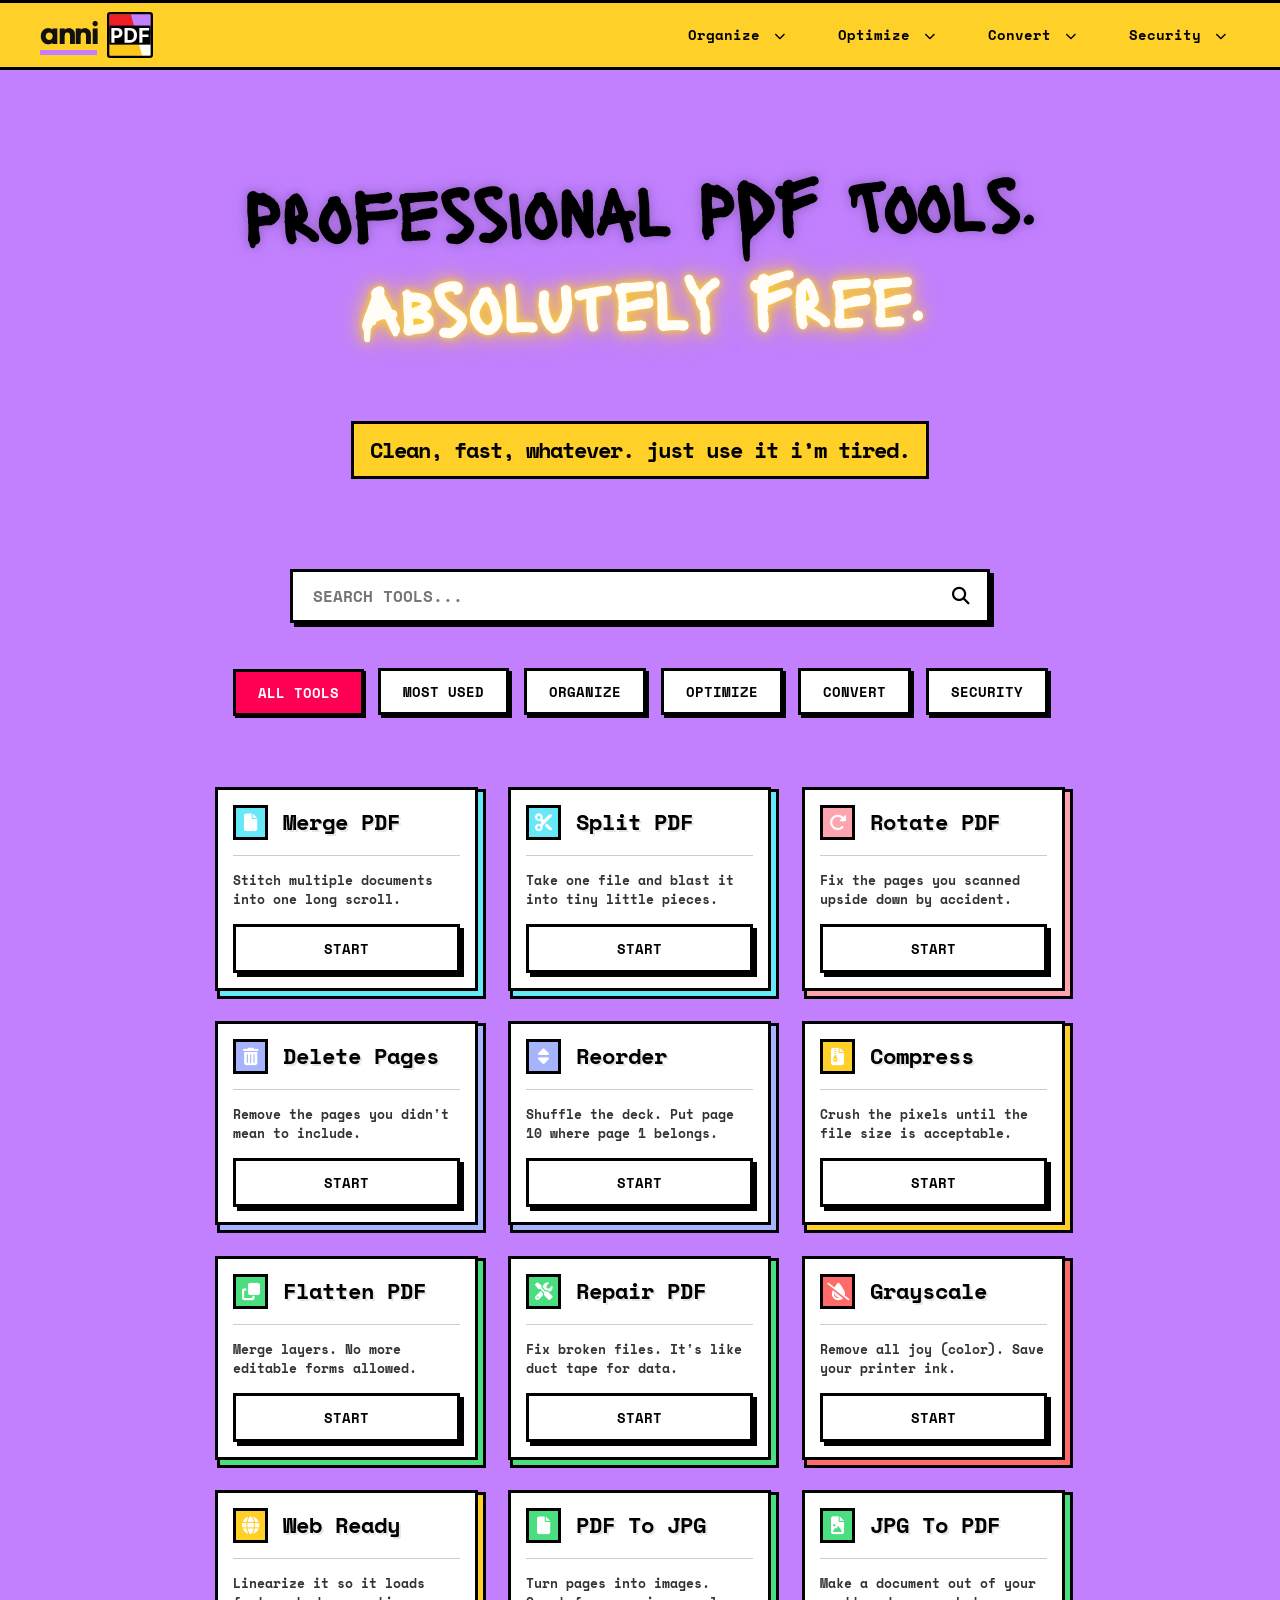
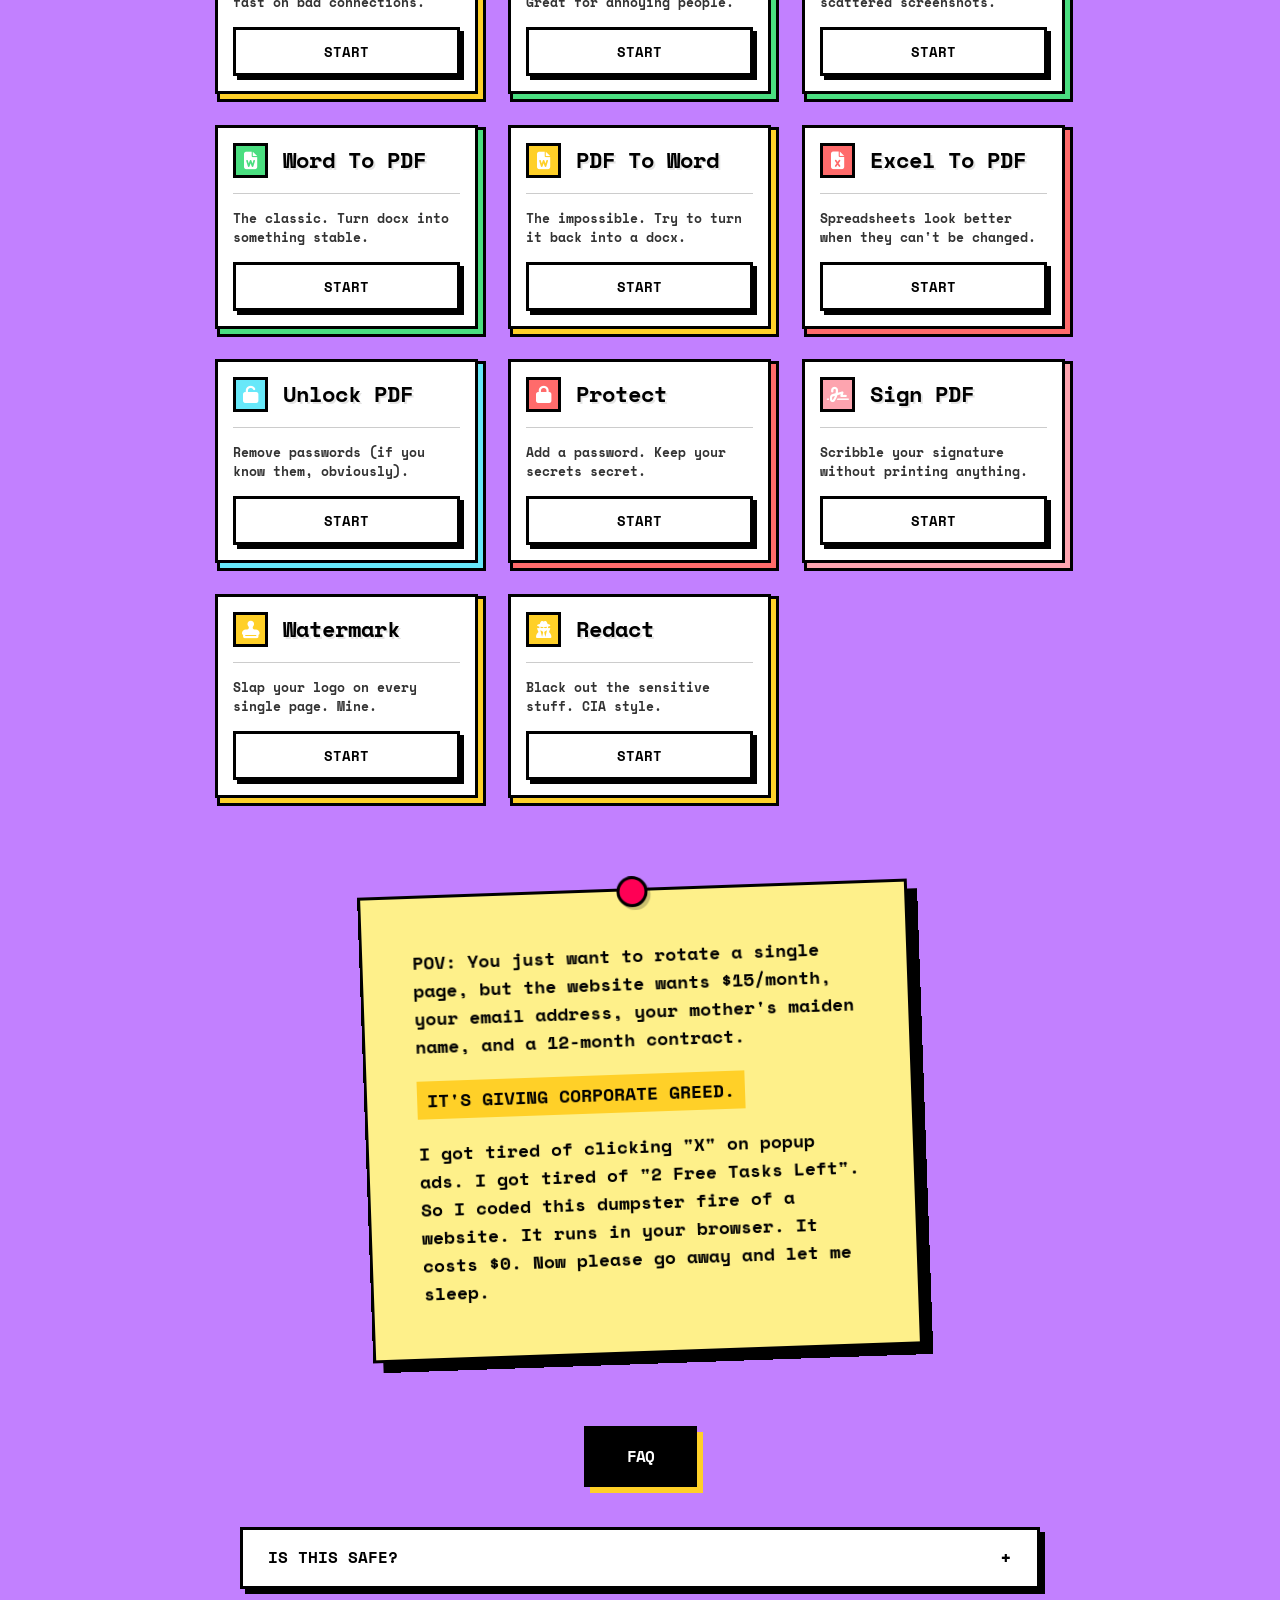
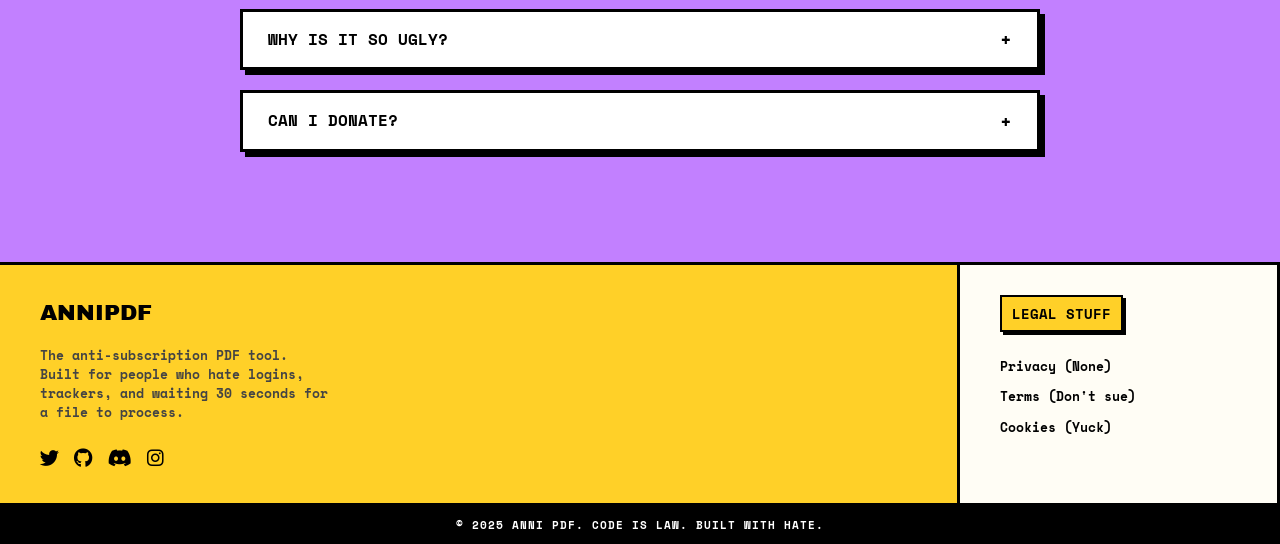
<file: index.html>
<!DOCTYPE html>
<html lang="en">

<head>
    <meta charset="UTF-8">
    <meta name="viewport" content="width=device-width, initial-scale=1.0">
    <title>Anni PDF - The Anti-Subscription PDF Tool</title>
    <link rel="icon" href="ANNIPDF.svg">

    <link rel="stylesheet" href="https://cdnjs.cloudflare.com/ajax/libs/font-awesome/6.4.0/css/all.min.css">
    <link rel="preconnect" href="https://fonts.googleapis.com">
    <link rel="preconnect" href="https://fonts.gstatic.com" crossorigin>
    <link
        href="https://fonts.googleapis.com/css2?family=Anaheim&family=Annie+Use+Your+Telescope&family=Archivo+Black&family=Lacquer&family=MuseoModerno:wght@100..900&family=Outfit:wght@400;700&family=Permanent+Marker&family=Rock+Salt&family=Space+Mono:wght@700&display=swap"
        rel="stylesheet">
    <link href="https://api.fontshare.com/v2/css?f[]=trap@800&display=swap" rel="stylesheet">

    <link rel="stylesheet" href="style.css">
    <link rel="stylesheet" href="flow.css">
</head>

<body>

    <header class="floating-header">
        <div class="header-inner">
            <a href="index.html" class="logo">
                <div class="logo-text">
                    <span class="text-anni">anni</span>
                </div>
                <img src="ANNIPDF.svg" class="logo-icon-img" alt="logo">
            </a>
            <nav>
                <div class="desktop-nav-item">
                    <a href="#" class="nav-link">Organize <i class="fa-solid fa-chevron-down"
                            style="font-size: 0.7rem; margin-left: 5px;"></i></a>
                    <div class="desktop-dropdown">
                        <a href="merge.html" class="dropdown-link">Merge</a>
                        <a href="split.html" class="dropdown-link">Split</a>
                        <a href="rotate.html" class="dropdown-link">Rotate</a>
                        <a href="reorder.html" class="dropdown-link">Reorder</a>
                        <a href="delete-pages.html" class="dropdown-link">Delete Pages</a>
                    </div>
                </div>

                <div class="desktop-nav-item">
                    <a href="#" class="nav-link">Optimize <i class="fa-solid fa-chevron-down"
                            style="font-size: 0.7rem; margin-left: 5px;"></i></a>
                    <div class="desktop-dropdown">
                        <a href="compress.html" class="dropdown-link">Compress</a>
                        <a href="flatten.html" class="dropdown-link">Flatten</a>
                        <a href="repair.html" class="dropdown-link">Repair</a>
                        <a href="grayscale.html" class="dropdown-link">Grayscale</a>
                        <a href="web-ready.html" class="dropdown-link">Web Ready</a>
                    </div>
                </div>

                <div class="desktop-nav-item">
                    <a href="#" class="nav-link">Convert <i class="fa-solid fa-chevron-down"
                            style="font-size: 0.7rem; margin-left: 5px;"></i></a>
                    <div class="desktop-dropdown">
                        <a href="pdf-to-jpg.html" class="dropdown-link">PDF to JPG</a>
                        <a href="jpg-to-pdf.html" class="dropdown-link">JPG to PDF</a>
                        <a href="word-to-pdf.html" class="dropdown-link">Word to PDF</a>
                        <a href="pdf-to-word.html" class="dropdown-link">PDF to Word</a>
                        <a href="excel-to-pdf.html" class="dropdown-link">Excel to PDF</a>
                    </div>
                </div>

                <div class="desktop-nav-item">
                    <a href="#" class="nav-link">Security <i class="fa-solid fa-chevron-down"
                            style="font-size: 0.7rem; margin-left: 5px;"></i></a>
                    <div class="desktop-dropdown">
                        <a href="unlock.html" class="dropdown-link">Unlock</a>
                        <a href="protect.html" class="dropdown-link">Protect</a>
                        <a href="sign.html" class="dropdown-link">Sign</a>
                        <a href="watermark.html" class="dropdown-link">Watermark</a>
                        <a href="redact.html" class="dropdown-link">Redact</a>
                    </div>
                </div>
            </nav>
            <button class="mobile-menu-btn" id="mobileMenuBtn">
                <i class="fa-solid fa-bars"></i>
            </button>
        </div>
    </header>

    <div class="mobile-menu" id="mobileMenu">
        <button class="menu-close-btn" id="menuCloseBtn">
            <i class="fa-solid fa-xmark"></i>
        </button>
        <div class="mobile-menu-links">
            <div class="mobile-cat-group">
                <span class="mobile-cat-title">ORGANIZE</span>
                <a href="merge.html" class="mobile-sub-link">Merge</a>
                <a href="split.html" class="mobile-sub-link">Split</a>
                <a href="rotate.html" class="mobile-sub-link">Rotate</a>
                <a href="reorder.html" class="mobile-sub-link">Reorder</a>
                <a href="delete-pages.html" class="mobile-sub-link">Delete Pages</a>
            </div>
            <div class="mobile-cat-group">
                <span class="mobile-cat-title">OPTIMIZE</span>
                <a href="compress.html" class="mobile-sub-link">Compress</a>
                <a href="flatten.html" class="mobile-sub-link">Flatten</a>
                <a href="repair.html" class="mobile-sub-link">Repair</a>
                <a href="grayscale.html" class="mobile-sub-link">Grayscale</a>
                <a href="web-ready.html" class="mobile-sub-link">Web Ready</a>
            </div>
            <div class="mobile-cat-group">
                <span class="mobile-cat-title">CONVERT</span>
                <a href="pdf-to-jpg.html" class="mobile-sub-link">PDF to JPG</a>
                <a href="jpg-to-pdf.html" class="mobile-sub-link">JPG to PDF</a>
                <a href="word-to-pdf.html" class="mobile-sub-link">Word to PDF</a>
                <a href="pdf-to-word.html" class="mobile-sub-link">PDF to Word</a>
                <a href="excel-to-pdf.html" class="mobile-sub-link">Excel to PDF</a>
            </div>
            <div class="mobile-cat-group">
                <span class="mobile-cat-title">SECURITY</span>
                <a href="unlock.html" class="mobile-sub-link">Unlock</a>
                <a href="protect.html" class="mobile-sub-link">Protect</a>
                <a href="sign.html" class="mobile-sub-link">Sign</a>
                <a href="watermark.html" class="mobile-sub-link">Watermark</a>
                <a href="redact.html" class="mobile-sub-link">Redact</a>
            </div>
        </div>
    </div>


    <div class="main-container">

        <section class="hero-section">
            <h1 class="hero-title">
                Professional PDF Tools. <span class="highlight-text">Absolutely Free.</span>
            </h1>
            <div class="hero-subtitle">
                Clean, fast, whatever. just use it i’m tired.
            </div>
        </section>

        <div class="search-container">
            <input type="text" id="searchInput" placeholder="SEARCH TOOLS..." class="search-input">
            <i class="fa-solid fa-search search-icon"></i>
        </div>

        <div class="filter-container">
            <button class="tool-filter active" data-filter="all">All Tools</button>
            <button class="tool-filter" data-filter="popular">Most Used</button>
            <button class="tool-filter" data-filter="organize">Organize</button>
            <button class="tool-filter" data-filter="optimize">Optimize</button>
            <button class="tool-filter" data-filter="convert">Convert</button>
            <button class="tool-filter" data-filter="security">Security</button>
        </div>

        <div class="tools-grid" id="toolsGrid">

            <a href="merge.html" class="tool-card" id="tool-merge" data-category="organize popular">
                <div>
                    <div class="icon-box"><i class="fa-solid fa-file tool-icon"></i></div>
                    <h3 class="tool-card-name">Merge PDF</h3>
                    <p class="tool-card-desc">Stitch multiple documents into one long scroll.</p>
                </div>
                <span class="action-btn">Start</span>
            </a>

            <a href="split.html" class="tool-card" id="tool-split" data-category="organize">
                <div>
                    <div class="icon-box"><i class="fa-solid fa-scissors tool-icon"></i></div>
                    <h3 class="tool-card-name">Split PDF</h3>
                    <p class="tool-card-desc">Take one file and blast it into tiny little pieces.</p>
                </div>
                <span class="action-btn">Start</span>
            </a>

            <a href="rotate.html" class="tool-card" id="tool-rotate" data-category="organize">
                <div>
                    <div class="icon-box"><i class="fa-solid fa-rotate-right tool-icon"></i></div>
                    <h3 class="tool-card-name">Rotate PDF</h3>
                    <p class="tool-card-desc">Fix the pages you scanned upside down by accident.</p>
                </div>
                <span class="action-btn">Start</span>
            </a>

            <a href="delete-pages.html" class="tool-card" id="tool-delete" data-category="organize">
                <div>
                    <div class="icon-box"><i class="fa-solid fa-trash-can tool-icon"></i></div>
                    <h3 class="tool-card-name">Delete Pages</h3>
                    <p class="tool-card-desc">Remove the pages you didn't mean to include.</p>
                </div>
                <span class="action-btn">Start</span>
            </a>

            <a href="reorder.html" class="tool-card" id="tool-reorder" data-category="organize">
                <div>
                    <div class="icon-box"><i class="fa-solid fa-sort tool-icon"></i></div>
                    <h3 class="tool-card-name">Reorder</h3>
                    <p class="tool-card-desc">Shuffle the deck. Put page 10 where page 1 belongs.</p>
                </div>
                <span class="action-btn">Start</span>
            </a>

            <a href="compress.html" class="tool-card" id="tool-compress" data-category="optimize popular">
                <div>
                    <div class="icon-box"><i class="fa-solid fa-file-zipper tool-icon"></i></div>
                    <h3 class="tool-card-name">Compress</h3>
                    <p class="tool-card-desc">Crush the pixels until the file size is acceptable.</p>
                </div>
                <span class="action-btn">Start</span>
            </a>

            <a href="flatten.html" class="tool-card" id="tool-flatten" data-category="optimize">
                <div>
                    <div class="icon-box"><i class="fa-solid fa-clone tool-icon"></i></div>
                    <h3 class="tool-card-name">Flatten PDF</h3>
                    <p class="tool-card-desc">Merge layers. No more editable forms allowed.</p>
                </div>
                <span class="action-btn">Start</span>
            </a>

            <a href="repair.html" class="tool-card" id="tool-repair" data-category="optimize">
                <div>
                    <div class="icon-box"><i class="fa-solid fa-screwdriver-wrench tool-icon"></i></div>
                    <h3 class="tool-card-name">Repair PDF</h3>
                    <p class="tool-card-desc">Fix broken files. It's like duct tape for data.</p>
                </div>
                <span class="action-btn">Start</span>
            </a>

            <a href="grayscale.html" class="tool-card" id="tool-grayscale" data-category="optimize">
                <div>
                    <div class="icon-box"><i class="fa-solid fa-droplet-slash tool-icon"></i></div>
                    <h3 class="tool-card-name">Grayscale</h3>
                    <p class="tool-card-desc">Remove all joy (color). Save your printer ink.</p>
                </div>
                <span class="action-btn">Start</span>
            </a>

            <a href="web-ready.html" class="tool-card" id="tool-webready" data-category="optimize">
                <div>
                    <div class="icon-box"><i class="fa-solid fa-globe tool-icon"></i></div>
                    <h3 class="tool-card-name">Web Ready</h3>
                    <p class="tool-card-desc">Linearize it so it loads fast on bad connections.</p>
                </div>
                <span class="action-btn">Start</span>
            </a>

            <a href="pdf-to-jpg.html" class="tool-card" id="tool-pdf-to-jpg" data-category="convert">
                <div>
                    <div class="icon-box"><i class="fa-solid fa-file tool-icon"></i></div>
                    <h3 class="tool-card-name">PDF to JPG</h3>
                    <p class="tool-card-desc">Turn pages into images. Great for annoying people.</p>
                </div>
                <span class="action-btn">Start</span>
            </a>

            <a href="jpg-to-pdf.html" class="tool-card" id="tool-jpg-to-pdf" data-category="convert popular">
                <div>
                    <div class="icon-box"><i class="fa-solid fa-file-image tool-icon"></i></div>
                    <h3 class="tool-card-name">JPG to PDF</h3>
                    <p class="tool-card-desc">Make a document out of your scattered screenshots.</p>
                </div>
                <span class="action-btn">Start</span>
            </a>

            <a href="word-to-pdf.html" class="tool-card" id="tool-word-to-pdf" data-category="convert">
                <div>
                    <div class="icon-box"><i class="fa-solid fa-file-word tool-icon"></i></div>
                    <h3 class="tool-card-name">Word to PDF</h3>
                    <p class="tool-card-desc">The classic. Turn docx into something stable.</p>
                </div>
                <span class="action-btn">Start</span>
            </a>

            <a href="pdf-to-word.html" class="tool-card" id="tool-pdf-to-word" data-category="convert popular">
                <div>
                    <div class="icon-box"><i class="fa-solid fa-file-word tool-icon"></i></div>
                    <h3 class="tool-card-name">PDF to Word</h3>
                    <p class="tool-card-desc">The impossible. Try to turn it back into a docx.</p>
                </div>
                <span class="action-btn">Start</span>
            </a>

            <a href="excel-to-pdf.html" class="tool-card" id="tool-excel-to-pdf" data-category="convert">
                <div>
                    <div class="icon-box"><i class="fa-solid fa-file-excel tool-icon"></i></div>
                    <h3 class="tool-card-name">Excel to PDF</h3>
                    <p class="tool-card-desc">Spreadsheets look better when they can't be changed.</p>
                </div>
                <span class="action-btn">Start</span>
            </a>

            <a href="unlock.html" class="tool-card" id="tool-unlock" data-category="security">
                <div>
                    <div class="icon-box"><i class="fa-solid fa-unlock tool-icon"></i></div>
                    <h3 class="tool-card-name">Unlock PDF</h3>
                    <p class="tool-card-desc">Remove passwords (if you know them, obviously).</p>
                </div>
                <span class="action-btn">Start</span>
            </a>

            <a href="protect.html" class="tool-card" id="tool-protect" data-category="security">
                <div>
                    <div class="icon-box"><i class="fa-solid fa-lock tool-icon"></i></div>
                    <h3 class="tool-card-name">Protect</h3>
                    <p class="tool-card-desc">Add a password. Keep your secrets secret.</p>
                </div>
                <span class="action-btn">Start</span>
            </a>

            <a href="sign.html" class="tool-card" id="tool-sign" data-category="security popular">
                <div>
                    <div class="icon-box"><i class="fa-solid fa-signature tool-icon"></i></div>
                    <h3 class="tool-card-name">Sign PDF</h3>
                    <p class="tool-card-desc">Scribble your signature without printing anything.</p>
                </div>
                <span class="action-btn">Start</span>
            </a>

            <a href="watermark.html" class="tool-card" id="tool-watermark" data-category="security">
                <div>
                    <div class="icon-box"><i class="fa-solid fa-stamp tool-icon"></i></div>
                    <h3 class="tool-card-name">Watermark</h3>
                    <p class="tool-card-desc">Slap your logo on every single page. Mine.</p>
                </div>
                <span class="action-btn">Start</span>
            </a>

            <a href="redact.html" class="tool-card" id="tool-redact" data-category="security">
                <div>
                    <div class="icon-box"><i class="fa-solid fa-user-secret tool-icon"></i></div>
                    <h3 class="tool-card-name">Redact</h3>
                    <p class="tool-card-desc">Black out the sensitive stuff. CIA style.</p>
                </div>
                <span class="action-btn">Start</span>
            </a>

        </div>

        <section class="spite-section">
            <div class="spite-content">
                <p style="margin-bottom: 20px;">
                    POV: You just want to rotate a single page, but the website wants $15/month, your email address,
                    your mother's maiden name, and a 12-month contract.
                </p>
                <p style="margin-bottom: 20px; background: #FFD028; display: inline-block; padding: 5px 10px;">
                    IT'S GIVING CORPORATE GREED.
                </p>
                <p style="margin-bottom: 0;">
                    I got tired of clicking "X" on popup ads. I got tired of "2 Free Tasks Left". So I coded this
                    dumpster fire of a website. It runs in your browser. It costs $0. Now please go away and let me
                    sleep.
                </p>
            </div>
        </section>

        <section class="faq-section">
            <h2 class="faq-title">FAQ</h2>

            <div class="faq-item">
                <details>
                    <summary>
                        <span>IS THIS SAFE?</span>
                        <span style="font-size: 1.2rem;">+</span>
                    </summary>
                    <div style="background: #67E8F9;"> Yes. Files are processed in your browser. We don't see them. We
                        don't want to see them.
                    </div>
                </details>
            </div>

            <div class="faq-item">
                <details>
                    <summary>
                        <span>WHY IS IT SO UGLY?</span>
                        <span style="font-size: 1.2rem;">+</span>
                    </summary>
                    <div style="background: #FFD028;"> It's not ugly, it's brutalism. It loads fast. It works. Deal with
                        it.
                    </div>
                </details>
            </div>

            <div class="faq-item">
                <details>
                    <summary>
                        <span>CAN I DONATE?</span>
                        <span style="font-size: 1.2rem;">+</span>
                    </summary>
                    <div style="background: #FF6B6B;"> No. Keep your money. Buy a coffee.
                    </div>
                </details>
            </div>
        </section>

    </div>

    <footer class="footer-wrapper">
        <div class="footer-grid">
            <div class="footer-col footer-annipdf">
                <a href="index.html" class="footer-brand">annipdf</a>
                <p class="footer-tagline">
                    The anti-subscription PDF tool.<br>
                    Built for people who hate logins, trackers, and waiting 30 seconds for a file to process.
                </p>
                <div class="social-icons">
                    <a href="#" class="social-icon"><i class="fa-brands fa-twitter"></i></a>
                    <a href="#" class="social-icon"><i class="fa-brands fa-github"></i></a>
                    <a href="#" class="social-icon"><i class="fa-brands fa-discord"></i></a>
                    <a href="#" class="social-icon"><i class="fa-brands fa-instagram"></i></a>
                </div>
            </div>

            <div class="footer-col footer-legal">
                <div class="footer-heading">Legal Stuff</div>
                <a href="#" class="footer-link">Privacy (None)</a>
                <a href="#" class="footer-link">Terms (Don't sue)</a>
                <a href="#" class="footer-link">Cookies (Yuck)</a>
            </div>
        </div>
        <div class="footer-cc">
            &copy; 2025 ANNI PDF. CODE IS LAW. BUILT WITH HATE.
        </div>
    </footer>
    <script src="common.js"></script>
    <script>
        document.addEventListener('DOMContentLoaded', () => {
            const filters = document.querySelectorAll('.tool-filter');
            const tools = document.querySelectorAll('.tool-card');
            const searchInput = document.getElementById('searchInput');

            // Filter Click Handler
            filters.forEach(filter => {
                filter.addEventListener('click', () => {
                    // Remove active class from all
                    filters.forEach(f => f.classList.remove('active'));
                    // Add active class to clicked
                    filter.classList.add('active');

                    const filterValue = filter.getAttribute('data-filter');

                    // Clear search search input when filtering
                    if (searchInput) searchInput.value = '';

                    tools.forEach(tool => {
                        if (filterValue === 'all') {
                            tool.style.display = 'flex';
                        } else {
                            const categories = tool.getAttribute('data-category');
                            if (categories && categories.includes(filterValue)) {
                                tool.style.display = 'flex';
                            } else {
                                tool.style.display = 'none';
                            }
                        }
                    });
                });
            });

            // Random Colors for Tool Cards
            const colors = ['#FF6B6B', '#4ade80', '#FFD028', '#67E8F9', '#A5B4FC', '#FDA4AF'];
            tools.forEach(tool => {
                const randomColor = colors[Math.floor(Math.random() * colors.length)];
                tool.style.setProperty('--random-color', randomColor);
            });

            // Search Functionality
            if (searchInput) {
                searchInput.addEventListener('input', (e) => {
                    const searchTerm = e.target.value.toLowerCase();

                    // If searching, remove active class from filters to avoid confusion
                    if (searchTerm.length > 0) {
                        filters.forEach(f => f.classList.remove('active'));
                    }

                    tools.forEach(tool => {
                        const title = tool.querySelector('.tool-card-name').innerText.toLowerCase();
                        const desc = tool.querySelector('.tool-card-desc').innerText.toLowerCase();

                        if (title.includes(searchTerm) || desc.includes(searchTerm)) {
                            tool.style.display = 'flex';
                        } else {
                            tool.style.display = 'none';
                        }
                    });
                });
            }
        });
    </script>
</body>

</html>
</file>
<file: style.css>
﻿/* Variables */
/* UI cleanup test */

:root {
    --bg-color: #C280FF;
    --header-bg: #FFD028;
    --card-bg: #FFFFFF;
    --text-color: #000000;
    --border-thick: 3px;
    --shadow-hard: 4px;
    --header-text-color: #000000;
    --tool-accent-1: #FF0055;
    --tool-accent-2: #4F46E5;
    --tool-accent-3: #A3E635;
}

/* Reset */
* {
    box-sizing: border-box;
    margin: 0;
    padding: 0;
    outline: none;
}

html {
    scroll-behavior: smooth;
}

body {
    font-family: 'Space Mono', monospace;
    background-color: var(--bg-color);
    color: var(--text-color);
    line-height: 1.6;
    padding-top: 70px;
    overflow-x: hidden;
    display: flex;
    flex-direction: column;
    min-height: 100vh;
    width: 100%;
}

img,
video,
canvas,
svg {
    max-width: 100%;
    height: auto;
    display: block;
}

p,
h1,
h2,
h3,
h4,
h5,
h6,
span,
a {
    overflow-wrap: break-word;
    word-wrap: break-word;
    -ms-word-break: break-all;
    word-break: break-word;
    /* Non-standard for compatibility */
    -ms-hyphens: auto;
    -moz-hyphens: auto;
    -webkit-hyphens: auto;
    hyphens: auto;
}

h1,
h2,
h3,
h4 {
    font-family: 'Archivo Black', sans-serif;
    text-transform: uppercase;
    font-weight: 900;
    letter-spacing: -0.5px;
    text-shadow: 2px 2px 0px rgba(0, 0, 0, 0.1);
}

/* Active Nav - Desktop */
.dropdown-link.active-nav {
    color: #FFD028 !important;
    font-weight: 900 !important;
    text-decoration: none !important;
    display: inline-block !important;
}

/* Active Nav - Mobile */
.mobile-sub-link.active-nav {
    color: #FFD028 !important;
    font-weight: 900 !important;
    text-decoration: none !important;
    display: inline-block !important;
}




/* Animations */
@keyframes popIn {
    0% {
        opacity: 0;
        transform: translateY(40px) scale(0.9);
    }

    100% {
        opacity: 1;
        transform: translateY(0) scale(1);
    }
}

@keyframes fileInfoSlideIn {
    from {
        opacity: 0;
        transform: translateX(-20px);
    }

    to {
        opacity: 1;
        transform: translateX(0);
    }
}

/* Header */
.floating-header {
    position: fixed;
    top: 0;
    left: 0;
    width: 100%;
    height: 70px;
    background-color: var(--header-bg);
    border-bottom: 3px solid #000;
    border-top: 3px solid #000;
    z-index: 1000;
    display: flex;
    align-items: center;
    justify-content: center;
    padding: 0 40px;
}

.header-inner {
    width: 100%;
    max-width: 1400px;
    display: flex;
    justify-content: space-between;
    align-items: center;
}

.logo {
    display: flex;
    align-items: center;
    gap: 0;
    text-decoration: none;
    transition: transform 0.2s;
    background: transparent;
    padding: 0;
    border: none;
    box-shadow: none;
}

.logo-text {
    font-family: 'Outfit', sans-serif;
    font-weight: 700;
    font-size: 2rem;
    display: flex;
    align-items: baseline;
    line-height: 1;
    letter-spacing: -1.5px;
}

.logo-icon-img {
    width: 46px;
    height: 46px;
    margin-left: 10px;
    display: block;
    transition: transform 0.2s cubic-bezier(0.175, 0.885, 0.32, 1.275);
}

.logo:hover .logo-text {
    transform: scale(1.05);
}

.logo:hover .logo-icon-img {
    transform: rotate(10deg) scale(1.1);
}

.text-anni {
    color: #111;
    border-bottom: 5px solid #C280FF;
    padding-bottom: 2px;
    margin-right: 0px;
}



.nav-link {
    font-weight: bold;
    text-decoration: none;
    color: #000;
    padding: 6px 14px;
    margin-left: 15px;
    font-size: 0.9rem;
    position: relative;
}

.nav-link:hover {
    background: #4F46E5;
    color: #fff;
}

.desktop-nav-item {
    position: relative;
    display: inline-block;
}

.desktop-dropdown {
    display: none;
    position: absolute;
    top: 100%;
    left: 50%;
    transform: translateX(-50%);
    background: #fff;
    border: 3px solid #000;
    box-shadow: 6px 6px 0px #000;
    padding: 15px;
    width: 220px;
    z-index: 1001;
    flex-direction: column;
    gap: 10px;
    animation: popIn 0.2s ease;
    margin-top: 15px;
}

.desktop-dropdown::before {
    content: '';
    position: absolute;
    top: -10px;
    left: 50%;
    transform: translateX(-50%);
    border-left: 10px solid transparent;
    border-right: 10px solid transparent;
    border-bottom: 10px solid #000;
}

.desktop-dropdown::after {
    content: '';
    position: absolute;
    top: -20px;
    left: 0;
    width: 100%;
    height: 20px;
}

.desktop-nav-item:hover .desktop-dropdown {
    display: flex;
}

.dropdown-link {
    font-family: 'Space Mono', monospace;
    font-weight: bold;
    font-size: 0.85rem;
    text-decoration: none;
    color: #000;
    transition: 0.1s;
    display: block;
    width: 100%;
}

.dropdown-link:hover {
    color: var(--tool-accent-2);
    padding-left: 5px;
    border-left: 3px solid var(--tool-accent-2);
}

.mobile-menu-btn {
    display: none;
    background: #fff;
    border: 3px solid #000;
    padding: 8px 12px;
    font-size: 1.5rem;
    color: #000;
    cursor: pointer;
    box-shadow: 4px 4px 0px #000;
    transition: 0.1s;
}

.mobile-menu-btn:active {
    transform: translate(2px, 2px);
    box-shadow: 2px 2px 0px #000;
}

/* Mobile Menu */
.mobile-menu {
    position: fixed;
    top: 70px;
    right: 0;
    left: auto;
    width: 300px;
    max-width: 85vw;
    height: calc(100% - 70px);
    background-color: #FFFDF5;
    z-index: 990;
    display: flex;
    flex-direction: column;
    padding: 25px;
    transform: translateX(100%);
    transition: transform 0.3s cubic-bezier(0.16, 1, 0.3, 1);
    border-left: var(--border-thick) solid #000;
    border-bottom: none;
}

.mobile-menu.active {
    transform: translateX(0);
}

.menu-close-btn {
    display: none !important;
}


.mobile-menu-links {
    display: flex;
    flex-direction: column;
    gap: 20px;
    width: 100%;
    overflow-y: auto;
    padding-bottom: 40px;
}

.mobile-cat-group {
    display: flex;
    flex-direction: column;
    gap: 3px;
    width: 100%;
}

.mobile-cat-title {
    font-family: 'Archivo Black', sans-serif;
    font-size: 0.95rem;
    text-transform: uppercase;
    color: #ffffff;

    padding: 6px 14px;
    margin: 0 0 14px 10px;

    background: #FF0055;
    border: 2px solid #000;

    width: fit-content;
}

.mobile-sub-link {
    font-family: 'Space Mono', monospace;
    text-decoration: none;
    color: #000;
    font-size: 0.95rem;
    font-weight: bold;
    padding: 4px 12px;
    display: flex;
    align-items: center;
    border: none;
    /* Remove line */
    transition: 0.1s;
    width: 100%;
}

.mobile-sub-link::before {
    content: '•';
    margin-right: 10px;
    font-size: 1.5rem;
    line-height: 0;
    color: #000;
}

.mobile-sub-link:hover {
    background: #000;
    color: #fff;
    padding-left: 15px;
}

.mobile-sub-link:hover::before {
    color: #fff;
}

/* Main Container */
.main-container {
    width: 100%;
    max-width: 1400px;
    margin: 0 auto;
    padding: 20px;
    flex: 1;
}

/* Hero */
.hero-section {
    text-align: center;
    margin-bottom: clamp(60px, 10vh, 100px);
    margin-top: clamp(40px, 5vh, 60px);
}

.hero-title {
    font-family: 'Lacquer', system-ui;
    font-size: clamp(3rem, 6vw, 4.5rem);
    line-height: 1.3;
    margin: clamp(40px, 8vh, 80px) auto clamp(40px, 8vh, 80px) auto;
    width: fit-content;
    max-width: 900px;
    display: block;
    color: #000;
    text-shadow: 0 0 10px rgba(0, 0, 0, 0.2), 0 0 20px rgba(0, 0, 0, 0.1);
    transform: rotate(-1deg);
    text-transform: none;
}

.highlight-text {
    background: transparent;
    color: #FFFDF5;
    /* Cream from footer */
    text-shadow: 0 0 5px #FFD028, 0 0 15px #FFD028, 0 0 30px rgba(255, 208, 40, 0.6);
    padding: 0;
    display: inline;
}

.hero-subtitle {
    font-size: clamp(1.1rem, 2.5vw, 1.4rem);
    max-width: 900px;
    margin: 0 auto clamp(40px, 5vh, 60px) auto;
    font-weight: 900;
    color: #000;
    background-color: #FFD028;
    border: 3px solid #000;
    width: fit-content;
    padding: 8px 16px;
    transform: none;
    font-family: 'Space Mono', monospace;
    letter-spacing: -1px;

}

/* Search */
.search-container {
    max-width: 700px;
    margin: 0 auto clamp(40px, 5vh, 60px) auto;
    position: relative;
}

.search-input {
    width: 100%;
    padding: 12px 20px;
    border: var(--border-thick) solid #000;
    font-family: inherit;
    font-weight: bold;
    font-size: 1rem;
    box-shadow: 4px 4px 0px #000;
    transition: all 0.2s;
    text-transform: uppercase;
    background: #fff;
}

.search-input:focus {
    box-shadow: 6px 6px 0px #000;
    transform: translate(-2px, -2px);
}

.search-icon {
    position: absolute;
    right: 20px;
    top: 50%;
    transform: translateY(-50%);
    font-size: 1.1rem;
    pointer-events: none;
}

/* Filters */
.filter-container {
    display: flex;
    flex-wrap: wrap;
    gap: 15px;
    margin-bottom: clamp(40px, 8vh, 80px);
    justify-content: center;
}

.tool-filter {
    background: #fff;
    border: var(--border-thick) solid #000;
    padding: 10px 22px;
    font-family: inherit;
    font-weight: bold;
    font-size: 0.9rem;
    cursor: pointer;
    text-transform: uppercase;
    transition: all 0.15s cubic-bezier(0.175, 0.885, 0.32, 1.275);
    box-shadow: 3px 3px 0px #000;
    --filter-color: #FF0055;
}

.tool-filter:hover {
    transform: translateY(-2px);
    box-shadow: 5px 5px 0px #000;
}

.tool-filter.active {
    background: var(--filter-color);
    box-shadow: 2px 2px 0px #000;
    transform: translate(1px, 1px);
    color: #ffffff;
}

/* Grid */
.tools-grid {
    display: grid;
    grid-template-columns: repeat(3, 1fr);
    gap: 30px;
    margin-bottom: clamp(80px, 10vh, 120px);
    max-width: 850px;
    margin-left: auto;
    margin-right: auto;
}

.tool-card {
    background: var(--card-bg);
    border: var(--border-thick) solid #000;
    padding: 15px;
    display: flex;
    flex-direction: column;
    justify-content: space-between;
    transition: transform 0.2s cubic-bezier(0.175, 0.885, 0.32, 1.275);
    --random-color: #C280FF;
    box-shadow: 5px 5px 0px var(--random-color), 5px 5px 0px 3px #000;
    opacity: 0;
    animation: popIn 0.6s cubic-bezier(0.175, 0.885, 0.32, 1.275) forwards;
    text-decoration: none;
    color: inherit;
    cursor: pointer;
}

.tool-card>div:first-child {
    display: grid;
    grid-template-columns: auto 1fr;
    column-gap: 15px;
    align-items: center;
}

.tool-card-name {
    font-family: 'Space Mono', monospace;
    font-weight: 900;
    font-size: clamp(1.1rem, 2.5vw, 1.4rem);
    margin-bottom: 0;
    letter-spacing: 0px;
    text-transform: capitalize;
    line-height: 1.2;
}

.tool-card-desc {
    grid-column: 1 / -1;
    margin-top: clamp(10px, 2vw, 15px);
    padding-top: clamp(10px, 2vw, 15px);
    border-top: 1px solid #ccc;
    font-size: clamp(0.7rem, 1.5vw, 0.8rem);
    line-height: 1.5;
    margin-bottom: 15px;
    color: #333;
    font-family: 'Space Mono', monospace;
    font-weight: 700;
}

.tool-card.hidden {
    display: none;
}

.tool-card:hover {
    background-color: #fff;
    transform: translateY(-4px);
    box-shadow: 6px 6px 0px var(--random-color), 6px 6px 0px 3px #000;
}

.icon-box {
    width: clamp(30px, 5vw, 35px);
    height: clamp(30px, 5vw, 35px);
    border: 3px solid #000;
    background: var(--random-color);
    display: flex;
    align-items: center;
    justify-content: center;
    transition: box-shadow 0.2s ease;
}

.tool-card:hover .icon-box {
    box-shadow: 2px 2px 0px #000;
}

.tool-icon {
    font-size: clamp(0.9rem, 2vw, 1.1rem);
    color: #fff;
}

.action-btn {
    padding: clamp(8px, 1.5vw, 10px) clamp(15px, 3vw, 20px);
    font-size: clamp(0.75rem, 1.5vw, 0.9rem);
    min-width: clamp(80px, 15vw, 100px);
    background: #fff;
    color: #000;
    border: 3px solid #000;
    font-family: inherit;
    font-weight: bold;
    cursor: pointer;
    text-transform: uppercase;
    box-shadow: 4px 4px 0px #000;
    transition: all 0.1s ease;
    text-align: center;
    position: relative;
    top: 0;
    left: 0;
}

.action-btn:active {
    top: 2px;
    left: 2px;
    box-shadow: 2px 2px 0px #000;
}

.action-btn.primary {
    background: var(--header-bg);
}

.tool-card:hover .action-btn {
    background: #fff;
}


.tool-card:hover .tool-card-desc {
    border-top-color: #000;
}

/* Spite Section */
.spite-section {
    margin-bottom: clamp(60px, 8vh, 100px);
    max-width: 900px;
    margin-left: auto;
    margin-right: auto;
    padding: 0 20px;
}



.spite-content {
    background: #FEF08A;
    border: 3px solid #000;
    padding: clamp(30px, 5vw, 50px);
    font-size: clamp(0.95rem, 1.5vw, 1.1rem);
    font-weight: bold;
    box-shadow: 8px 8px 0px rgba(0, 0, 0, 0.2);
    /* Soft shadow for note feel, or #000 for brutalist? Let's try mixed: */
    box-shadow: 10px 10px 0px #000;
    font-family: 'Space Mono', monospace;
    max-width: 550px;
    margin: 0 auto;
    transform: rotate(-2deg);
    position: relative;
    z-index: 1;
}

.spite-content::after {
    content: '';
    position: absolute;
    top: -15px;
    left: 50%;
    transform: translateX(-50%);
    width: 25px;
    height: 25px;
    background: #FF0055;
    border: 3px solid #000;
    border-radius: 50%;
    box-shadow: 3px 3px 0px rgba(0, 0, 0, 0.2);
    z-index: 10;
}

/* FAQ */
.faq-section {
    margin-bottom: clamp(60px, 10vh, 100px);
    max-width: 800px;
    margin-left: auto;
    margin-right: auto;
}

.faq-title {
    text-align: center;
    margin: 0 auto 40px auto;
    font-size: 1rem;
    line-height: 1.6;
    background: #000;
    color: #fff;
    padding: 15px 40px;
    border: 3px solid #000;
    box-shadow: 6px 6px 0px #FFD028;
    width: fit-content;
    display: block;
    max-width: 90%;
    transform: none;
    font-family: 'Space Mono', monospace;
    font-weight: 900;
    text-transform: uppercase;
    letter-spacing: -1px;

}

.faq-item {
    margin-bottom: 20px;
}

details {
    background: #fff;
    border: 3px solid #000;
    box-shadow: 5px 5px 0px #000;
    cursor: pointer;
    transition: all 0.2s cubic-bezier(0.175, 0.885, 0.32, 1.275);
}

details:hover {
    transform: translate(-2px, -2px);
    box-shadow: 7px 7px 0px #000;
}

details[open] summary {
    border-bottom: 3px solid #000;
}

summary {
    padding: 15px 25px;
    font-weight: bold;
    font-size: 1rem;
    list-style: none;
    display: flex;
    justify-content: space-between;
    align-items: center;
    gap: 15px;
}

summary span:last-child {
    transition: transform 0.3s ease;
    font-size: 1.5rem;
    line-height: 1;
}

details[open] summary span:last-child {
    transform: rotate(45deg);
}

details>div {
    padding: 20px 25px;
    background: #fff;
    line-height: 1.6;
    font-size: 0.95rem;
    font-weight: 700;
}

/* --- HOW TO USE SECTION (Modern Hierarchy) --- */
.how-to {
    max-width: 1000px;
    margin: 80px auto;
    display: grid;
    grid-template-columns: repeat(3, 1fr);
    column-gap: 30px;
    row-gap: 50px;
    padding: 0 40px;
}

.how-to-title {
    grid-column: 1 / -1;
    font-family: 'Archivo Black', sans-serif;
    font-size: 1.5rem;
    text-align: center;
    justify-self: center;
    width: fit-content;
    background: #FEF08A;
    color: #000000;
    padding: 10px 25px;
    border: 4px solid #000;
    box-shadow: 6px 6px 0px #000;
    text-transform: uppercase;
    letter-spacing: 1px;
    transform: rotate(-1deg);
    margin-bottom: 0px;
}

.step-card {
    background: #FFFDF5;
    border: 4px solid #000;
    padding: 35px 25px;
    box-shadow: 8px 8px 0px rgba(0, 0, 0, 0.1);
    display: flex;
    flex-direction: column;
    align-items: center;
    /* Symmetrical Master Principle */
    text-align: center;
    transition: all 0.25s cubic-bezier(0.175, 0.885, 0.32, 1.275);
}

.step-card:hover {
    transform: translateY(-8px);
    box-shadow: 12px 12px 0px #FFD028, 12px 12px 0px 4px #000;
}

.step-header {
    display: flex;
    flex-direction: column;
    align-items: center;
    gap: 15px;
    margin-bottom: 20px;
}

.step-num {
    width: 55px;
    height: 55px;
    border: 4px solid #000;
    display: flex;
    align-items: center;
    justify-content: center;
    font-size: 1.8rem;
    font-family: 'Archivo Black', sans-serif;
    color: #000;
}

.step-card:nth-of-type(1) .step-num {
    background: #67E8F9;
}

.step-card:nth-of-type(2) .step-num {
    background: #FFD028;
}

.step-card:nth-of-type(3) .step-num {
    background: #A5B4FC;
}

.step-header h3 {
    font-family: 'Space Mono', monospace;
    font-weight: 900;
    font-size: 1.3rem;
    color: #000;
    text-transform: uppercase;
    margin: 0;
}

.step-sep {
    height: 4px;
    width: 40px;
    background: #000;
    margin-bottom: 15px;
}

.step-text {
    font-family: 'Space Mono', monospace;
    font-size: 0.9rem;
    color: #333;
    line-height: 1.6;
    margin: 0;
    font-weight: 700;
}



@media (max-width: 431px) {
    .how-to {
        grid-template-columns: 1fr;
        gap: 30px;
        padding: 0 20px;
        margin: 60px auto;
    }
}




/* Footer */
.footer-wrapper {
    border-top: var(--border-thick) solid #000;
    background: #FFFDF5;
    width: 100%;
    margin-top: auto;
}

.footer-grid {
    display: grid;
    grid-template-columns: 3fr 1fr;
    /* Adjusted for 2 columns */
    max-width: 1400px;
    margin: 0 auto;
}

.footer-col {
    padding: 30px 25px 30px 40px;
    border-right: var(--border-thick) solid #000;
    display: flex;
    flex-direction: column;
    gap: 10px;
}

.footer-annipdf {
    background-color: var(--header-bg);
}

.footer-company {
    border-right: none;
}

.footer-brand {
    font-family: 'Archivo Black', sans-serif;
    font-size: 1.4rem;
    text-transform: uppercase;
    text-decoration: none;
    color: #000;
    margin-bottom: 5px;
}

.footer-tagline {
    font-size: 0.8rem;
    line-height: 1.5;
    font-weight: bold;
    color: #444;
    max-width: 300px;
}

.footer-heading {
    font-weight: 900;
    text-transform: uppercase;
    font-size: 0.9rem;
    margin-bottom: 15px;
    font-family: 'Space Mono', monospace;
    background-color: var(--header-bg);
    padding: 5px 10px;
    border: 2px solid #000;
    box-shadow: 3px 3px 0px #000;
    width: fit-content;
}

.footer-link {
    text-decoration: none;
    color: #000;
    font-weight: bold;
    font-size: 0.8rem;
    transition: 0.1s;
    width: fit-content;
}

.footer-link:hover {
    background: #000;
    color: #fff;
    padding: 0 5px;
    transform: translateX(5px);
}

.social-icons {
    display: flex;
    gap: 15px;
    margin-top: 10px;
}

.social-icon {
    font-size: 1.2rem;
    color: #000;
    transition: 0.2s;
}

.social-icon:hover {
    transform: scale(1.2);
    color: #fff;
}

.footer-cc {
    border-top: var(--border-thick) solid #000;
    background: #000;
    color: #fff;
    text-align: center;
    padding: 10px;
    font-weight: bold;
    text-transform: uppercase;
    font-size: 0.7rem;
    letter-spacing: 1px;
}

/* Mobile */
@media (max-width: 768px) {
    body {
        padding-top: 70px;
        width: 100%;
        overflow-x: hidden;
    }

    .main-container {
        width: 100%;
        overflow: hidden;
        /* Prevent horizontal scroll */
        padding: 15px;
    }

    .mobile-menu-btn {
        display: flex;
    }

    .floating-header {
        padding: 0 15px;
    }

    .logo {
        transform: scale(0.8);
        transform-origin: left center;
    }

    nav {
        display: none;
    }

    .hero-title {
        font-size: 2.2rem;
        margin-bottom: 15px;
    }

    .hero-subtitle {
        font-size: 0.9rem;
        margin-bottom: 30px;
    }

    .filter-container {
        gap: 10px;
    }

    .tool-filter {
        font-size: 0.8rem;
        padding: 8px 16px;
    }

    .tools-grid {
        grid-template-columns: 1fr;
        gap: 20px;
    }

    .tool-card-name {
        font-size: 1.2rem;
        font-weight: 900;
    }

    .tool-card-desc {
        font-size: 0.8rem;
        margin-top: 15px;
        padding-top: 15px;
    }

    .main-container {
        padding: 15px;
    }

    .icon-box {
        width: 45px;
        height: 45px;
    }

    .tool-icon {
        font-size: 1.4rem;
    }

    .footer-grid {
        grid-template-columns: 3fr 4fr 3fr;
    }

    .footer-col {
        padding: 20px 15px;
    }

    .footer-annipdf {
        grid-column: 1 / -1;
        border-bottom: var(--border-thick) solid #000;
        border-right: none;
        padding: 25px 20px;
    }

    .footer-tools,
    .footer-legal {
        border-right: var(--border-thick) solid #000;
    }

    .footer-company {
        border-right: none;
    }

    .footer-heading {
        font-size: 0.7rem;
        padding: 4px 8px;
    }

    .footer-link {
        font-size: 0.65rem;
    }

    .footer-brand {
        font-size: 1.1rem;
    }

    .footer-tagline {
        font-size: 0.85rem;
    }

    .footer-cc {
        font-size: 0.65rem;
    }

    /* Mobile Spite Section */
    .spite-section {
        padding: 0 15px;
        margin-bottom: 60px;
    }

    .spite-title {
        font-size: 2rem;
    }



    .grid-view {
        grid-template-columns: repeat(2, 1fr) !important;
        gap: 15px !important;
    }

    .preview-container {
        height: auto !important;
    }
}





.grid-item {
    background: #fff;
    border: 2px solid #000;
    border-radius: 0;
    padding: 16px;
    box-shadow: 4px 4px 0px #000;
    position: relative;
    transition: all 0.3s cubic-bezier(0.4, 0, 0.2, 1);
}

.grid-item:hover {
    transform: translateY(-4px);
    box-shadow: 6px 6px 0px #000;
}

.preview-container {
    width: 100%;
    aspect-ratio: 1 / 1.414;
    height: auto;
    background: #F1F5F9;
    border: 1px solid rgba(0, 0, 0, 0.05);
    border-radius: 0;
    display: flex;
    align-items: center;
    justify-content: center;
    overflow: hidden;
    margin-top: 10px;
}

.page-canvas {
    max-width: 100%;
    max-height: 100%;
}

.delete-btn-mini {
    position: absolute;
    top: -10px;
    right: -10px;
    width: 30px;
    height: 30px;
    background: #fff;
    border: 2px solid #000;
    border-radius: 50%;
    cursor: pointer;
    display: flex;
    align-items: center;
    justify-content: center;
    box-shadow: 2px 2px 0px #000;
    z-index: 5;
}

.delete-btn-mini:hover {
    background: #FF6B6B;
    color: #fff;
}

.options-panel {
    background: #fff;
    border: 2px solid #000;
    border-radius: 0;
    padding: 24px;
    box-shadow: 0 10px 15px -3px rgba(0, 0, 0, 0.05);
    margin-bottom: 0;
}

.options-panel.transparent-variant {
    background: transparent;
    border: none;
    box-shadow: none;
    padding: 0;
}

#loader {
    display: none;
    flex-direction: column;
    align-items: center;
    justify-content: center;
    min-height: 300px;
    width: 100%;
    margin: 0;
}

#loader h3 {
    margin: 20px 0 0 0;
}

.spinner {
    width: 50px;
    height: 50px;
    background: var(--header-bg);
    border: 3px solid #000;
    box-shadow: 4px 4px 0px #000;
    animation: spin 1.5s infinite cubic-bezier(0.68, -0.55, 0.27, 1.55);
    border-radius: 0;
}

@keyframes spin {
    0% {
        transform: rotate(0deg);
    }

    50% {
        transform: rotate(180deg);
    }

    100% {
        transform: rotate(360deg);
    }
}


.back-info-row {
    display: flex;
    align-items: center;
    gap: 15px;
    margin-bottom: 0;
    height: 30px;
    /* Fixed height for consistent alignment */
}







.back-btn:active {
    transform: scale(0.9);
}

#successScreen {
    margin: 40px 0;
}

.success-header-mobile {
    box-shadow: 8px 8px 0px #000 !important;
    transform: rotate(-1deg);
}

.success-content .action-btn:hover {
    transform: translate(-2px, -2px);
    box-shadow: 6px 6px 0px #000 !important;
}

.success-content .action-btn:active {
    transform: translate(1px, 1px);
    box-shadow: 2px 2px 0px #000 !important;
}

/* Horizontal Preview Slider */
#pageGrid.flex {
    overflow-x: auto;
    scroll-snap-type: x mandatory;
    padding-bottom: 1.5rem;
    scrollbar-width: thin;
    display: flex;
}

#pageGrid.flex::-webkit-scrollbar {
    height: 8px;
}

#pageGrid.flex::-webkit-scrollbar-track {
    background: #f1f1f1;
    border-radius: 4px;
}

#pageGrid.flex::-webkit-scrollbar-thumb {
    background: #000;
    border-radius: 4px;
}

#pageGrid.flex>.grid-item {
    flex: 0 0 auto !important;
    width: 200px !important;
    scroll-snap-align: start;
}

@media (min-width: 768px) {
    #pageGrid.flex>.grid-item {
        width: 210px !important;
    }
}

@media (max-width: 768px) {
    .footer-grid {
        display: grid !important;
        grid-template-columns: 1fr auto !important;
        /* annipdf takes remaining space, legal takes only what it needs */
    }

    .footer-annipdf {
        width: 100% !important;
        grid-column: auto !important;
        /* Reset grid span */
        border-right: 3px solid #000 !important;
        /* Restore border */
        border-bottom: none !important;
        padding: 20px !important;
    }

    .footer-legal {
        width: auto !important;
        /* Only space needed */
        border-right: none !important;
        padding: 20px !important;
        min-width: 140px;
        /* Ensure it's not too squashed */
    }

    .footer-heading {
        font-size: 0.75rem !important;
        padding: 4px 6px !important;
        margin-bottom: 10px !important;
        width: fit-content !important;
        /* Only text width */
    }

    .footer-link {
        font-size: 0.7rem !important;
        width: fit-content !important;
        text-align: left !important;
        display: block !important;
    }

    .footer-col {
        align-items: flex-start !important;
        padding-left: 15px !important;
    }

    .footer-tagline {
        font-size: 0.75rem;
        max-width: 100%;
    }

    .hero-title {
        margin-top: 60px !important;
        margin-bottom: 60px !important;
    }

    .hero-subtitle {
        margin-bottom: 60px !important;
    }

    .hero-section {
        margin-bottom: 0 !important;
    }

    .search-container {
        margin-bottom: 30px !important;
    }

    .filter-container {
        margin-bottom: 30px !important;
    }

}
</file>
<file: flow.css>
/* Container for tool pages (not index.html) */
/* UI cleanup test */

/* Global Error Toast - Stackable Popups */
.error-stack {
    position: fixed;
    bottom: 30px;
    left: 50%;
    transform: translateX(-50%);
    display: flex;
    flex-direction: column-reverse;
    /* Newest on bottom/top depending on preference, usually bottom is good for fixed bottom */
    gap: 12px;
    z-index: 10000;
    pointer-events: none;
    align-items: center;
}

.error-msg {
    background: #FF0055;
    color: #fff;
    padding: 12px 24px;
    font-family: 'Space Mono', monospace;
    font-weight: bold;
    border: 3px solid #000;
    box-shadow: 5px 5px 0px #000;
    opacity: 0;
    transform: translateY(20px);
    transition: all 0.2s cubic-bezier(0.175, 0.885, 0.32, 1.275);
    text-align: center;
    width: max-content;
    max-width: 90vw;
    pointer-events: auto;
}

.error-msg.show {
    transform: translateY(0);
    opacity: 1 !important;
    /* Explicitly solid */
}

.error-msg.shake {
    animation: shake 0.4s cubic-bezier(.36, .07, .19, .97) both;
}

@keyframes shake {

    10%,
    90% {
        transform: translate3d(-1px, 0, 0);
    }

    20%,
    80% {
        transform: translate3d(2px, 0, 0);
    }

    30%,
    50%,
    70% {
        transform: translate3d(-4px, 0, 0);
    }

    40%,
    60% {
        transform: translate3d(4px, 0, 0);
    }
}

.main-wrapper {
    display: flex;
    justify-content: center;
    padding: 40px 40px;
}

/* Utility classes for visibility and spacing */
.hidden {
    display: none;
}

.icon-left {
    margin-right: 0.5rem;
}

.icon-right {
    margin-left: 0.5rem;
}

.loader-text {
    font-family: 'Space Mono', monospace;
    font-weight: bold;
    text-align: center;
    margin-top: 2rem;
}

.text-bold {
    font-weight: bold;
}

/* Custom Confirmation Modal */
.modal-overlay {
    position: fixed;
    top: 0;
    left: 0;
    width: 100%;
    height: 100%;
    background: rgba(255, 255, 255, 0.82);
    backdrop-filter: blur(4px);
    display: none;
    align-items: center;
    justify-content: center;
    z-index: 20000;
    opacity: 0;
    transition: opacity 0.2s ease;
}

.modal-overlay.active {
    display: flex;
    opacity: 1;
}

.confirm-modal {
    background: #fff;
    border: 3px solid #000;
    box-shadow: 8px 8px 0px #000;
    padding: 2rem;
    max-width: 400px;
    width: 90%;
    text-align: center;
    transform: translateY(20px);
    transition: transform 0.3s cubic-bezier(0.175, 0.885, 0.32, 1.275);
}

.modal-overlay.active .confirm-modal {
    transform: translateY(0);
}

.confirm-title {
    font-family: 'Space Mono', monospace;
    font-size: 1.25rem;
    font-weight: bold;
    margin-bottom: 1.5rem;
    color: #000;
}

.confirm-actions {
    display: flex;
    gap: 1rem;
    justify-content: center;
}

.confirm-btn-yes {
    background: #FF0055;
    color: #fff;
    border: 2px solid #000;
    padding: 0.5rem 1.5rem;
    font-family: 'Space Mono', monospace;
    font-weight: bold;
    cursor: pointer;
    box-shadow: 4px 4px 0px #000;
    transition: all 0.1s;
}

.confirm-btn-yes:active {
    transform: translate(2px, 2px);
    box-shadow: 2px 2px 0px #000;
}

.confirm-btn-no {
    background: #fff;
    color: #000;
    border: 2px solid #000;
    padding: 0.5rem 1.5rem;
    font-family: 'Space Mono', monospace;
    font-weight: bold;
    cursor: pointer;
    box-shadow: 4px 4px 0px #000;
    transition: all 0.1s;
}

.confirm-btn-no:active {
    transform: translate(2px, 2px);
    box-shadow: 2px 2px 0px #000;
}


.dropdown-chevron {
    font-size: 0.7rem;
    margin-left: 5px;
}


/* Next Button - specific for forward actions */
.next-btn {
    padding: 0.75rem 1.5rem;
    font-weight: bold;
    font-family: 'Space Mono', monospace;
    border: 2px solid #000;
    background: #FFD028;
    box-shadow: 4px 4px 0px #bdbdbd;
    color: #000;
    cursor: pointer;
    transition: all 0.2s;
    display: inline-flex;
    align-items: center;
    gap: 0.5rem;
    font-size: 1rem;
    text-decoration: none;
    white-space: nowrap;

    line-height: 1;
}

.next-btn:hover {
    transform: translateX(4px);
    background-color: #FFD028;
    box-shadow: 4px 4px 0px #000000;
}

/* Back Button */
.back-btn {
    padding: 0.75rem 1.5rem;
    font-weight: bold;
    font-family: 'Space Mono', monospace;
    border: 2px solid #000;
    box-shadow: 4px 4px 0px #bdbdbd;
    background: rgb(255, 255, 255);
    color: #000;
    cursor: pointer;
    transition: all 0.2s;
    display: inline-flex;
    align-items: center;
    gap: 0.5rem;
    font-size: 1rem;
    text-decoration: none;
    white-space: nowrap;
    line-height: 1;
}

.back-btn:hover {
    transform: translateX(-4px);
    background-color: #FFD028;
    box-shadow: 4px 4px 0px #000000;
}

/* Reset Button - minimalist text link */
.reset-btn {
    background: transparent;
    border: none;
    box-shadow: none;
    color: #FF0055;
    padding: 0;
    font-size: 0.875rem;
    font-weight: bold;
    font-family: 'Space Mono', monospace;
    cursor: pointer;
    transition: all 0.2s;
    display: inline-flex;
    align-items: center;
    gap: 0.4rem;
    text-decoration: none;
    white-space: nowrap;
}

.reset-btn:hover {
    color: #cc0044;
    background: transparent;
    transform: none;
}

/* Edit Button - for tools with settings (blue) */
.edit-btn {
    background: transparent;
    border: 2px solid transparent;
    box-shadow: none;
    color: #6B7280;
    padding: 0.25rem 0.75rem;
    font-size: 0.875rem;
    font-weight: bold;
    font-family: monospace;
    cursor: pointer;
    transition: all 0.2s;
    display: inline-flex;
    align-items: center;
    gap: 0.4rem;
    text-decoration: none;
    white-space: nowrap;
}

.edit-btn:hover {
    color: #4F46E5;
    background: #e0e7ff;
    border: 2px solid #c7d2fe;
    transform: none;
}

/* --- OTHER BUTTONS (Success, Delete, etc) --- */

/* Download and More buttons moved to success section at bottom */

/* Delete Button (Cards) */
/* Generic Card Action Button (Delete, Rotate, etc.) */
.aspect-btn {
    width: 34px;
    height: 34px;
    background: #fff;
    border: 2px solid #000;
    border-radius: 50%;
    display: flex;
    align-items: center;
    justify-content: center;
    cursor: pointer;

    transition: all 0.2s;
    position: static;
    margin: 8px auto 0 auto;
    /* Centered below */
    color: #FF0055;
}

.aspect-btn:hover {
    background: #FF0055;
    color: #fff;
    transform: scale(1.1);
    border-color: #000;
}

/* ===================================
   5-STATE SYSTEM (Simple Names)
   Change ONE class on .app-interface to control entire UI
   =================================== */

/* Smooth transitions between states */
.app-interface>* {
    transition: opacity 0.2s ease, transform 0.2s ease;
}

/* STATE 1: EMPTY (default - show upload only) */
.app-interface.is-empty .next-btn,
.app-interface.is-empty .back-btn,
.app-interface.is-empty .reset-btn,
.app-interface.is-empty .header-file-status,
.app-interface.is-empty .status-bar,
.app-interface.is-empty #pageGrid,
.app-interface.is-empty #loader,
.app-interface.is-empty .success-container {
    display: none;
}

/* Override ONLY for the initial empty state */
.app-interface.is-empty {
    max-width: 48rem;
    min-height: auto;
}

/* STATE 2: UPLOADING (show loader only) */
.app-interface.is-uploading .drop-zone,
.app-interface.is-uploading #pageGrid,
.app-interface.is-uploading .status-bar,
.app-interface.is-uploading .success-container,
.app-interface.is-uploading .next-btn,
.app-interface.is-uploading .back-btn,
.app-interface.is-uploading .reset-btn {
    display: none;
}

.app-interface.is-uploading #loader {
    display: block;
}

.app-interface.is-uploading .how-to {
    display: none;
}

/* STATE 3: PREVIEW (main working state - show everything) */
.app-interface.is-preview .drop-zone,
.app-interface.is-preview #loader,
.app-interface.is-preview .success-container {
    display: none;
}

.app-interface.is-preview .next-btn,
.app-interface.is-preview .back-btn,
.app-interface.is-preview .reset-btn,
.app-interface.is-preview .status-bar,
.app-interface.is-preview #pageGrid {
    display: flex;
}

.app-interface.is-preview #pageGrid {
    display: grid;
}

/* STATE 4: PROCESSING (disable interactions, show loader overlay) */
.app-interface.is-processing #pageGrid,
.app-interface.is-processing .status-bar {
    pointer-events: none;
    opacity: 0.3;
}

.app-interface.is-processing .next-btn,
.app-interface.is-processing .back-btn,
.app-interface.is-processing .reset-btn {
    pointer-events: none;
    opacity: 0.5;
}

.app-interface.is-processing #loader {
    display: flex;
    position: absolute;
    top: 0;
    left: 0;
    width: 100%;
    height: 100%;
    z-index: 10;
    background: rgba(255, 253, 245, 0.9);
    /* Solid-ish overlay to keep background stable */
    justify-content: center;
    align-items: center;
}

/* STATE 5: SUCCESS (handled by ProcessFlow - hide everything except success) */
.app-interface.is-success .drop-zone,
.app-interface.is-success #pageGrid,
.app-interface.is-success #loader,
.app-interface.is-success .status-bar {
    display: none;
}

.app-interface.is-success .success-container {
    display: flex;
}

/* STATE 6: ERROR (optional - show error message) */
.app-interface.is-error .drop-zone,
.app-interface.is-error #pageGrid,
.app-interface.is-error #loader {
    display: none;
}

.app-interface.is-error .error-container {
    display: flex;
    flex-direction: column;
    align-items: center;
    gap: 1rem;
    padding: 2rem;
    text-align: center;
}

/* Minimalist drag styles */
/* Position Swap Sorting Visuals - Solid Ops */
.sortable-ghost {
    opacity: 0 !important;
    /* This hides the 'copy' in the grid */
    pointer-events: none;
}

.sortable-chosen {
    opacity: 0 !important;
    /* Hides the initial item immediately upon click */
}

.sortable-drag {
    opacity: 1 !important;
    /* The card you are holding is the only one visible */
    background-color: #fff !important;
    box-shadow: 0 15px 45px rgba(0, 0, 0, 0.2) !important;
    transform: scale(1.02);
    cursor: grabbing !important;
    z-index: 10000;
}

.page {
    /* Optimization for SortableJS */
    will-change: transform;
    user-select: none;
    transition: transform 0.2s, border-color 0.2s;
    /* Avoid 'all' to prevent jitter with SortableJS */
}


.dragging-over {
    border-color: #000 !important;
    background-color: #f9fafb;
}



/* Page card aspect ratio and sizing - A4 Standard */
/* Page card aspect ratio and sizing - A4 Standard */
/* Page card - Container adapts to content */
/* Page card aspect ratio and sizing - A4 Standard */
.page-aspect {
    width: 100%;
    height: auto;
    /* Let it grow to fit A4 View + Buttons */
}

/* Add more card styling */
.add-page-aspect {
    width: 100%;
    aspect-ratio: 210 / 297;
    height: auto;
}

/* Fallback icon for failed previews */
.page-error-icon {
    font-size: 4rem;
    color: #FF0055;
}

/* Size management: Expansion happens once and stays stable */
.app-interface {
    width: 100%;
    max-width: 920px;
    overflow: hidden;
    margin: 0 auto;
    background: #FFFDF5;
    border: 3px solid #000;
    position: relative;
    transition: all 0.4s cubic-bezier(0.22, 1, 0.36, 1);
}


.app-header {
    padding: 10px 30px;
    border-bottom: 4px solid black;
}

.header-row {
    display: grid;
    grid-template-columns: 1fr auto 1fr;
    align-items: center;
    gap: 1rem;
    min-height: 60px;
}

.header-start {
    display: flex;
    justify-content: flex-start;
}

.header-mid {
    text-align: center;
}

.header-end {
    display: flex;
    justify-content: flex-end;
}

.tool-name {
    font-size: 1.875rem;
    font-weight: bold;
    letter-spacing: -0.025em;
    color: #111827;
    line-height: 1;
    white-space: nowrap;
    font-family: 'Space Mono', monospace;
    margin: 0;
}

.app-workspace {
    padding: 30px;
    background-color: #FFFDF5;
}

/* Top Toolbar (File Info Bar) */
.status-bar {
    display: flex;
    flex-direction: row;
    justify-content: space-between;
    align-items: center;
    margin-bottom: 25px;
    gap: 16px;
    border-bottom: 2px dashed #E5E7EB;
    padding-bottom: 25px;
}

.status-bar .reset-btn {
    margin-left: auto;
}

.file-status {
    display: flex;
    align-items: center;
    gap: 1rem;
    font-family: 'Space Mono', monospace;
    font-size: 1rem;
}

.file-tag {
    display: flex;
    align-items: center;
    gap: 0.5rem;
    font-weight: bold;
    color: black;
}

.file-tag i {
    color: #FF0055;
    font-size: 1.25rem;
}

.file-name {
    overflow: hidden;
    text-overflow: ellipsis;
    white-space: nowrap;
    max-width: 20rem;
}



/* Upload Zone */
.drop-zone {
    border: 2px dashed #9CA3AF;
    padding: 40px;
    text-align: center;
    cursor: pointer;
    transition: all 0.2s;
    background-color: transparent;
}

.drop-zone:hover {
    background-color: #F9FAFB;
    border-color: black;
}

.drop-icon {
    height: 2rem;
    width: 2rem;
    color: #9CA3AF;
    margin-bottom: 0.5rem;
    margin-left: auto;
    margin-right: auto;
    display: block;
}

.drop-label {
    font-size: 0.875rem;
    font-weight: 500;
    color: #4B5563;
}


.grid {
    display: grid;
    grid-template-columns: repeat(4, minmax(0, 1fr));
    gap: 15px;
    margin-top: 0;
}

.grid.split {
    display: grid;
    grid-template-columns: repeat(4, minmax(0, 1fr));
    gap: 15px;
    margin-top: 2rem;
}

/* JS Generated Cards */
.page {
    position: relative;
    background-color: white;
    border: 2px solid black;
    padding: 0.75rem;
    transition: all 0.2s;
    cursor: move;
    display: flex;
    flex-direction: column;
    justify-content: space-between;
}

.page:hover {
    transform: translatey(-3px);
    border: 2px solid #A3E635;
}

.page-name {
    text-align: center;
    font-family: monospace;
    font-weight: bold;
    font-size: 0.75rem;
    margin-bottom: 0.5rem;
    overflow: hidden;
    text-overflow: ellipsis;
    white-space: nowrap;
    max-width: 100%;
}

.page-view {
    /* flex: 1; REMOVED to enforce fixed height via aspect-ratio */
    display: flex;
    justify-content: center;
    align-items: center;
    overflow: hidden;
    pointer-events: none;
    width: 100%;
    aspect-ratio: 210 / 297;
    /* Fixed A4 Size for the View */
    background-color: #ffffff;
    border: 1px solid #e5e7eb;
    /* Thin border definition */
}

.page-img {
    object-fit: contain;
    width: 100%;
    height: 100%;
    display: block;
    /* Removes potential small gap at bottom of canvas */
}

.page-error {
    flex: 1;
    display: flex;
    justify-content: center;
    align-items: center;
    margin-bottom: 0.5rem;
    width: 100%;
    background-color: #F9FAFB;
}

.add-page {
    position: relative;
    background-color: #F9FAFB;
    border: 2px dashed #9CA3AF;
    padding: 1rem;
    transition: all 0.2s;
    cursor: pointer;
    display: flex;
    flex-direction: column;
    justify-content: center;
    align-items: center;
    width: 100%;
    height: 100%;
    /* Stretch to match siblings */
    min-height: 250px;
    /* Minimum reasonable height approx equal to A4 card */
}

.add-page:hover {
    background-color: #ffffff;
    border: 2px dashed #A3E635;
}

.add-icon {
    font-size: 2rem;
    color: #9CA3AF;
    margin-bottom: 0.5rem;
    transition: color 0.2s;
}

.add-page:hover .add-icon {
    color: rgb(0, 0, 0);
}

.add-text {
    color: #6B7280;
    font-family: monospace;
    font-weight: bold;
    font-size: 1rem;
    transition: color 0.2s;
}

.add-page:hover .add-text {
    color: rgb(0, 0, 0);
}


/* --- SUCCESS POPUP --- */
#successOverlay {
    position: fixed;
    top: 0;
    left: 0;
    width: 100%;
    height: 100%;
    background: rgba(255, 255, 255, 0.82);
    backdrop-filter: blur(4px);
    z-index: 20000;
    display: none;
    align-items: center;
    justify-content: center;
    padding: 20px;
}

#successOverlay.active {
    display: flex;
}

@keyframes popUpScale {
    0% {
        transform: scale(0.8);
        opacity: 0;
    }

    100% {
        transform: scale(1);
        opacity: 1;
    }
}

.success-popup-card {
    background: #FFFDF5;
    border: 4px solid #000;
    box-shadow: 8px 8px 0px #000;
    padding: 30px;
    max-width: 500px;
    width: 100%;
    text-align: center;
    position: relative;
    animation: popUpScale 0.4s cubic-bezier(0.175, 0.885, 0.32, 1.275);
}

.success-action-badge {
    background: #FFD028;
    color: #000;
    font-family: 'Archivo Black', sans-serif;
    font-size: 2rem;
    border: 3px solid #000;
    box-shadow: 4px 4px 0px #000;
    display: inline-block;
    padding: 10px 20px;
    transform: rotate(-2deg);
    margin-bottom: 20px;
    margin-top: -10px;
}

.success-message {
    font-family: 'Space Mono', monospace;
    font-size: 1.1rem;
    font-weight: bold;
    color: #333;
    margin-bottom: 20px;
    line-height: 1.5;
}

.success-coffee {
    font-family: 'Space Mono', monospace;
    font-size: 0.85rem;
    color: #666;
    margin-bottom: 30px;
    border-top: 2px dashed #ccc;
    padding-top: 15px;
}

.success-actions {
    display: flex;
    flex-direction: row;
    gap: 15px;
    justify-content: center;
    width: 100%;
}

.more-btn,
.download-btn {
    flex: 1;
    /* Percentage width */
    padding: 12px 10px;
    font-family: 'Space Mono', monospace;
    font-weight: bold;
    font-size: 1rem;
    border: 3px solid #000;
    cursor: pointer;
    transition: all 0.2s;
    text-transform: uppercase;
    text-align: center;
    box-shadow: 6px 6px 0px #000;
}

.more-btn {
    background: #fff;
    color: #000;
}

.download-btn {
    background: #A3E635;
    color: #000;
}

.more-btn:hover,
.download-btn:hover {
    transform: translate(-2px, -2px);
    box-shadow: 8px 8px 0px #000;
}

/* ===================================
   RESPONSIVE ADJUSTMENTS
   =================================== */

/* Tablet & Mobile (Max-width: 768px) */
@media (max-width: 768px) {

    /* 1. Header Layout & Visibility */
    /* Hide tool title when files are present to save space */
    .app-interface:not(.is-empty) .header-mid {
        display: none !important;
    }

    /* Force buttons/items to edges when title is hidden */
    .app-interface:not(.is-empty) .header-row {
        display: flex !important;
        justify-content: space-between !important;
        gap: 0 !important;
    }

    /* Standard Grid for Header when empty (Logo/Title etc) */
    .header-row {
        display: grid !important;
        grid-template-columns: auto 1fr auto !important;
        align-items: center !important;
        gap: 0.5rem !important;
    }

    /* 2. File Status Logic (Mobile Mode) */
    /* Show Header Info (replacing workspace info) */
    .app-interface:not(.is-empty) .header-file-status {
        display: flex !important;
        align-items: center;
    }

    /* Hide Workspace Info (to save vertical space) */
    .app-interface .workspace-file-status {
        display: none !important;
    }

    /* 3. Navigation Logic */
    /* Hide Back Button to make room for Header Info */
    .app-interface:not(.is-empty) .back-btn {
        display: none !important;
    }

    /* 4. Grid Layout */
    /* 3 Columns for Tablet/Large Phone */
    .grid,
    .grid.split {
        grid-template-columns: repeat(3, minmax(0, 1fr));
        gap: 15px;
    }
}

/* Mobile Specific (Max-Width: 431px) */
@media (max-width: 431px) {
    .main-wrapper {
        padding: 10px;
        margin-top: 25px;
    }

    .app-interface {
        width: 100%;
    }

    .app-header {
        padding: 10px 25px !important;
        font-size: 1.1rem;
    }

    .tool-name {
        font-size: 1.5rem;
    }

    .app-workspace {
        padding: 25px;
    }

    /* Buttons */
    /* Buttons - Restore specific values */
    .reset-btn {
        font-size: 0.8rem;
    }

    .next-btn,
    .back-btn {
        padding: 0.5rem 1.1rem;
        font-size: 1rem;
    }

    .btn-secondary {
        font-size: 0.75rem;
    }

    /* Status Bar adjustments */
    .status-bar {
        flex-direction: row !important;
        justify-content: center !important;
        gap: 0.5rem;
        padding-bottom: 25px;
        margin-bottom: 25px;
    }

    .status-bar .reset-btn {
        margin-left: 0 !important;
    }

    .file-status {
        flex: 1;
        font-size: 0.8rem;
    }

    .file-name {
        max-width: 180px;
    }

    .drop-zone {
        padding: 30px 10px;
    }

    /* 2 Columns for Small Mobile */
    .grid,
    .grid.split {
        grid-template-columns: repeat(2, minmax(0, 1fr));
        gap: 10px;
    }

    /* Touch Optimizations */
    .next-btn:hover,
    .back-btn:hover {
        transform: none;
        box-shadow: 2px 2px 0px #000;
    }

    .next-btn:active,
    .back-btn:active {
        transform: scale(0.95);
        box-shadow: 1px 1px 0px #000;
        background-color: #e5bd24;
    }
}

/* Desktop Defaults (Outside Media Queries) */
.header-file-status {
    gap: 0.5rem;
    font-size: 0.9rem;
    display: none !important;
}


.workspace-file-status {
    display: flex !important;

}
</file>
